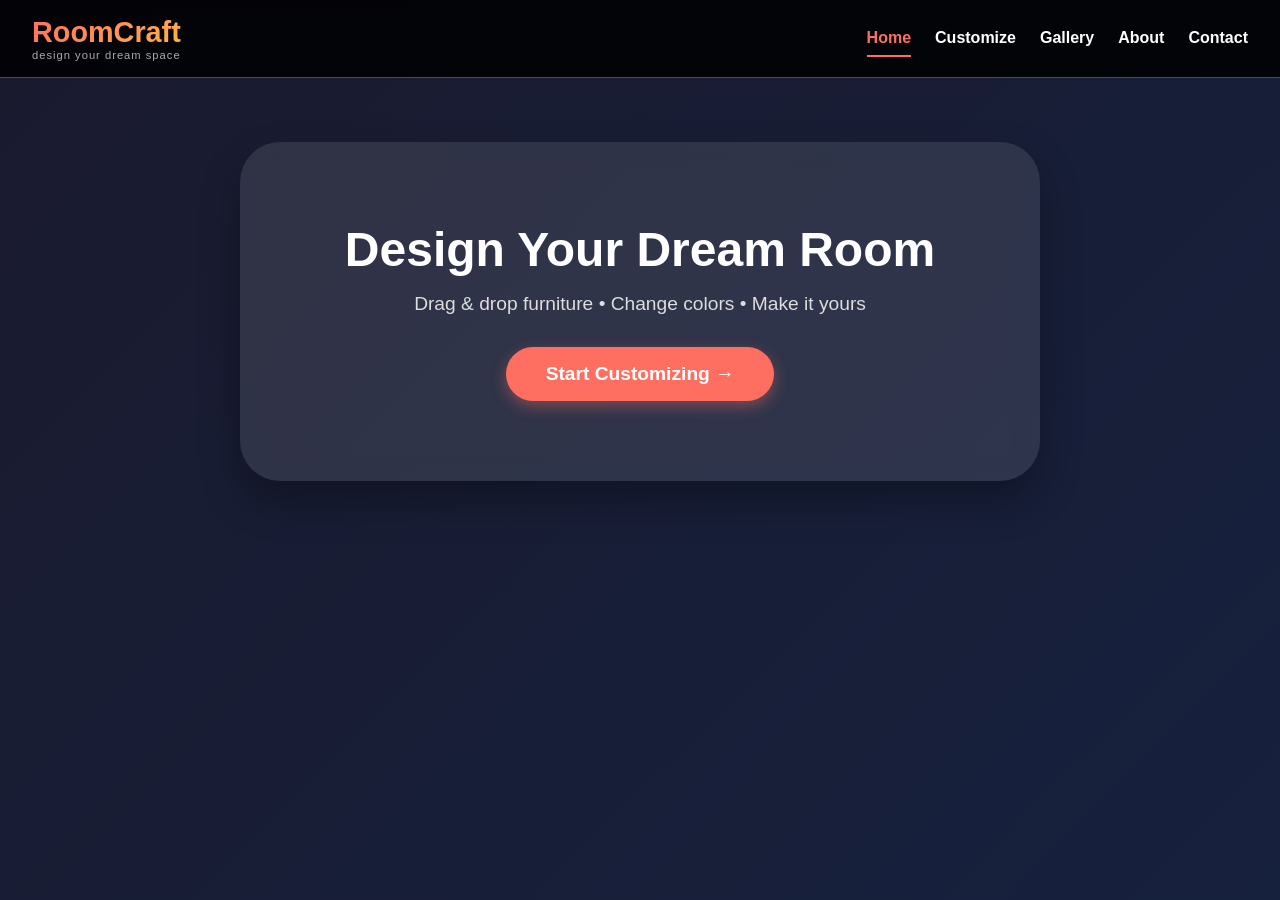
<file: index.html>
<!DOCTYPE html>
<html lang="en">

<head>
    <meta charset="UTF-8">
    <meta name="viewport" content="width=device-width, initial-scale=1.0">
    <title>RoomCraft | Home</title>
    <link rel="stylesheet" href="index.css">
</head>

<body>
    <header>
        <div class="logo">
            <h1>RoomCraft</h1>
            <p>design your dream space</p>
        </div>
        <nav>
            <a href="index.html" class="active">Home</a>
            <a href="customize.html">Customize</a>
            <a href="gallery.html">Gallery</a>
            <a href="about.html">About</a>
            <a href="contact.html">Contact</a>
        </nav>
    </header>
    <main>
        <section class="hero">
            <h2>Design Your Dream Room</h2>
            <p>Drag & drop furniture • Change colors • Make it yours</p>
            <button id="startBtn">Start Customizing →</button>
        </section>
    </main>
    <script src="index.js"></script>
</body>

</html>
</file>
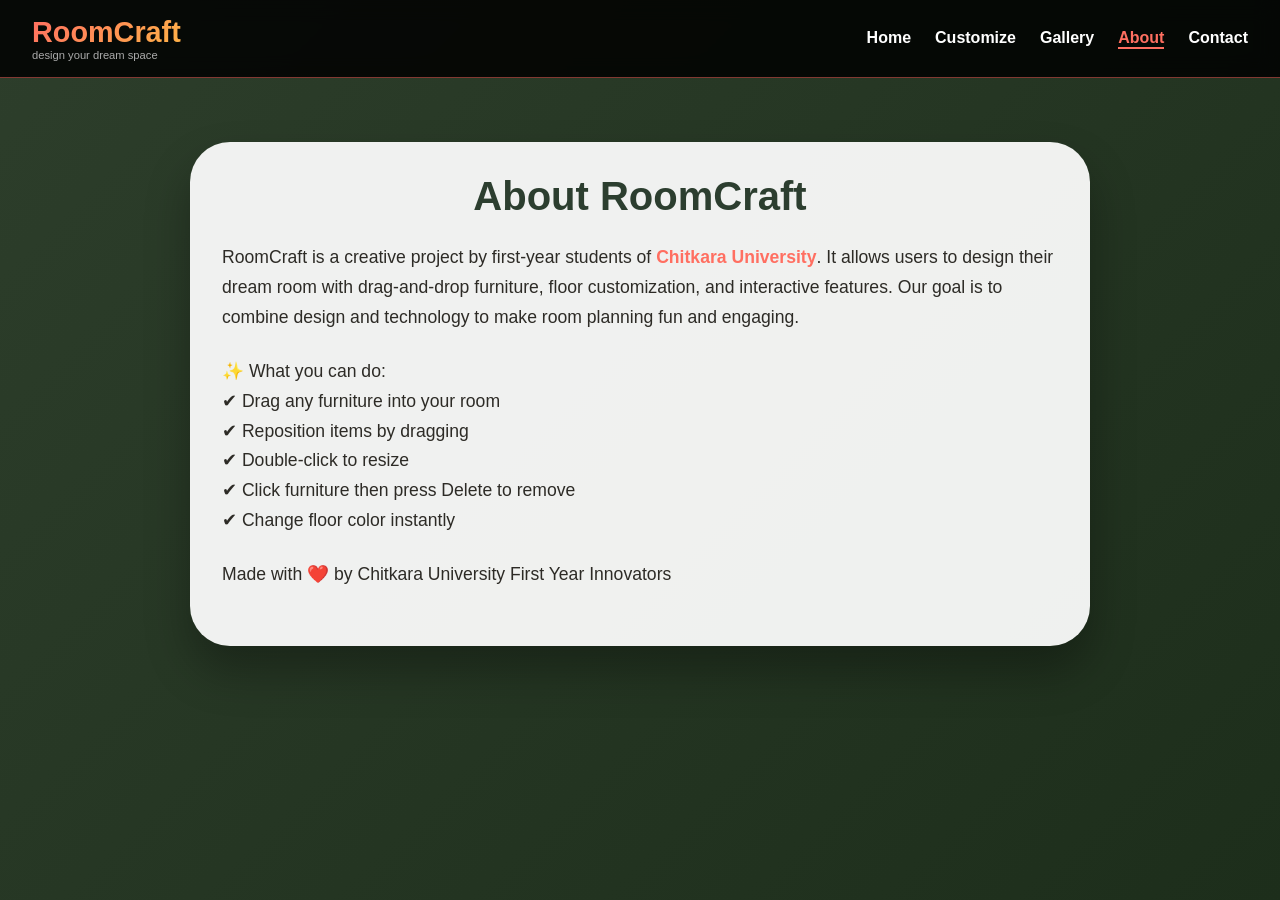
<file: about.html>
<!DOCTYPE html>
<html lang="en">

<head>
    <meta charset="UTF-8">
    <meta name="viewport" content="width=device-width, initial-scale=1.0">
    <title>RoomCraft | About</title>
    <link rel="stylesheet" href="about.css">
</head>

<body>
    <header>
        <div class="logo">
            <h1>RoomCraft</h1>
            <p>design your dream space</p>
        </div>
        <nav>
            <a href="index.html">Home</a>
            <a href="customize.html">Customize</a>
            <a href="gallery.html">Gallery</a>
            <a href="about.html" class="active">About</a>
            <a href="contact.html">Contact</a>
        </nav>
    </header>
    <main>
        <section class="about-container">
            <h2>About RoomCraft</h2>
            <div class="about-content">
                <p>RoomCraft is a creative project by first-year students of <strong>Chitkara University</strong>. It
                    allows users to design their dream room with drag-and-drop furniture, floor customization, and
                    interactive features. Our goal is to combine design and technology to make room planning fun and
                    engaging.</p>
                <p>✨ What you can do: <br> ✔ Drag any furniture into your room<br> ✔ Reposition items by dragging<br> ✔
                    Double-click to resize<br> ✔ Click furniture then press Delete to remove<br> ✔ Change floor color
                    instantly</p>
                <p>Made with ❤️ by Chitkara University First Year Innovators</p>
            </div>
        </section>
    </main>
    <script src="about.js"></script>
</body>

</html>
</file>
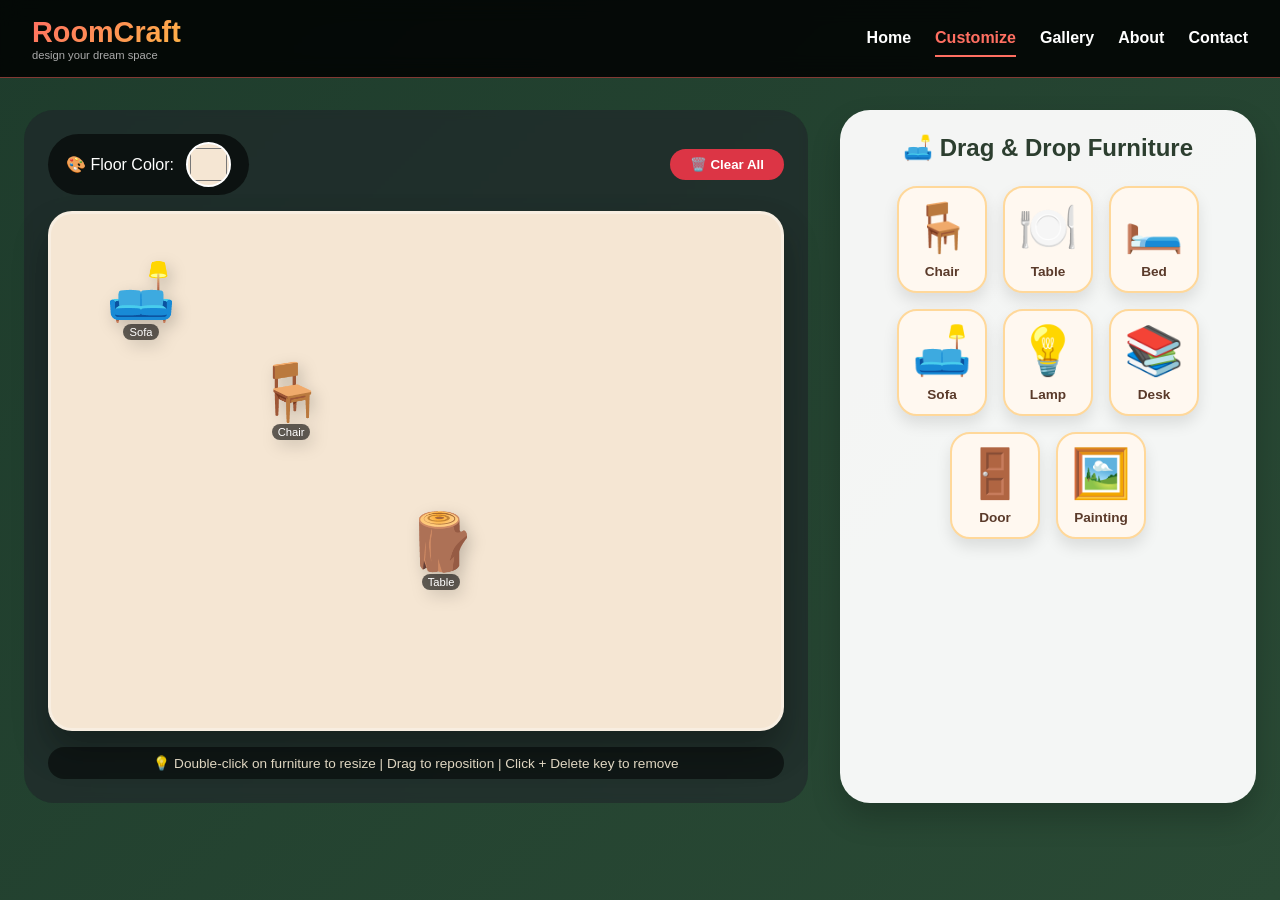
<file: customize.html>
<!DOCTYPE html>
<html lang="en">

<head>
    <meta charset="UTF-8">
    <meta name="viewport" content="width=device-width, initial-scale=1.0">
    <title>RoomCraft | Customize Your Room</title>
    <link rel="stylesheet" href="customize.css">
</head>

<body>
    <header>
        <div class="logo">
            <h1>RoomCraft</h1>
            <p>design your dream space</p>
        </div>
        <nav>
            <a href="index.html">Home</a>
            <a href="customize.html" class="active">Customize</a>
            <a href="gallery.html">Gallery</a>
            <a href="about.html">About</a>
            <a href="contact.html">Contact</a>
        </nav>
    </header>
    <main class="customize-container">
        <div class="editor-layout">
            <div class="room-section">
                <div class="room-toolbar">
                    <div class="tool-group">
                        <label>🎨 Floor Color:</label>
                        <input type="color" id="floorColor" value="#f5e6d3">
                    </div>
                    <button id="clearRoomBtn" class="clear-btn">🗑️ Clear All</button>
                </div>
                <div id="roomCanvas" class="room-canvas"></div>
                <div class="info-bar">
                    💡 Double-click on furniture to resize | Drag to reposition | Click + Delete key to remove
                </div>
            </div>
            <div class="furniture-sidebar">
                <h3>🛋️ Drag & Drop Furniture</h3>
                <div class="furniture-list" id="furnitureList">
                    <div class="furniture-item" draggable="true" data-furniture="🪑" data-name="Chair">
                        <div class="furniture-emoji">🪑</div>
                        <span>Chair</span>
                    </div>
                    <div class="furniture-item" draggable="true" data-furniture="🍽️" data-name="Table">
                        <div class="furniture-emoji">🍽️</div>
                        <span>Table</span>
                    </div>
                    <div class="furniture-item" draggable="true" data-furniture="🛏️" data-name="Bed">
                        <div class="furniture-emoji">🛏️</div>
                        <span>Bed</span>
                    </div>
                    <div class="furniture-item" draggable="true" data-furniture="🛋️" data-name="Sofa">
                        <div class="furniture-emoji">🛋️</div>
                        <span>Sofa</span>
                    </div>
                    <div class="furniture-item" draggable="true" data-furniture="💡" data-name="Lamp">
                        <div class="furniture-emoji">💡</div>
                        <span>Lamp</span>
                    </div>
                    <div class="furniture-item" draggable="true" data-furniture="📚" data-name="Desk">
                        <div class="furniture-emoji">📚</div>
                        <span>Desk</span>
                    </div>
                    <div class="furniture-item" draggable="true" data-furniture="🚪" data-name="Door">
                        <div class="furniture-emoji">🚪</div>
                        <span>Door</span>
                    </div>
                    <div class="furniture-item" draggable="true" data-furniture="🖼️" data-name="Painting">
                        <div class="furniture-emoji">🖼️</div>
                        <span>Painting</span>
                    </div>
                </div>
            </div>
        </div>
    </main>
    <script src="customize.js"></script>
</body>

</html>
</file>
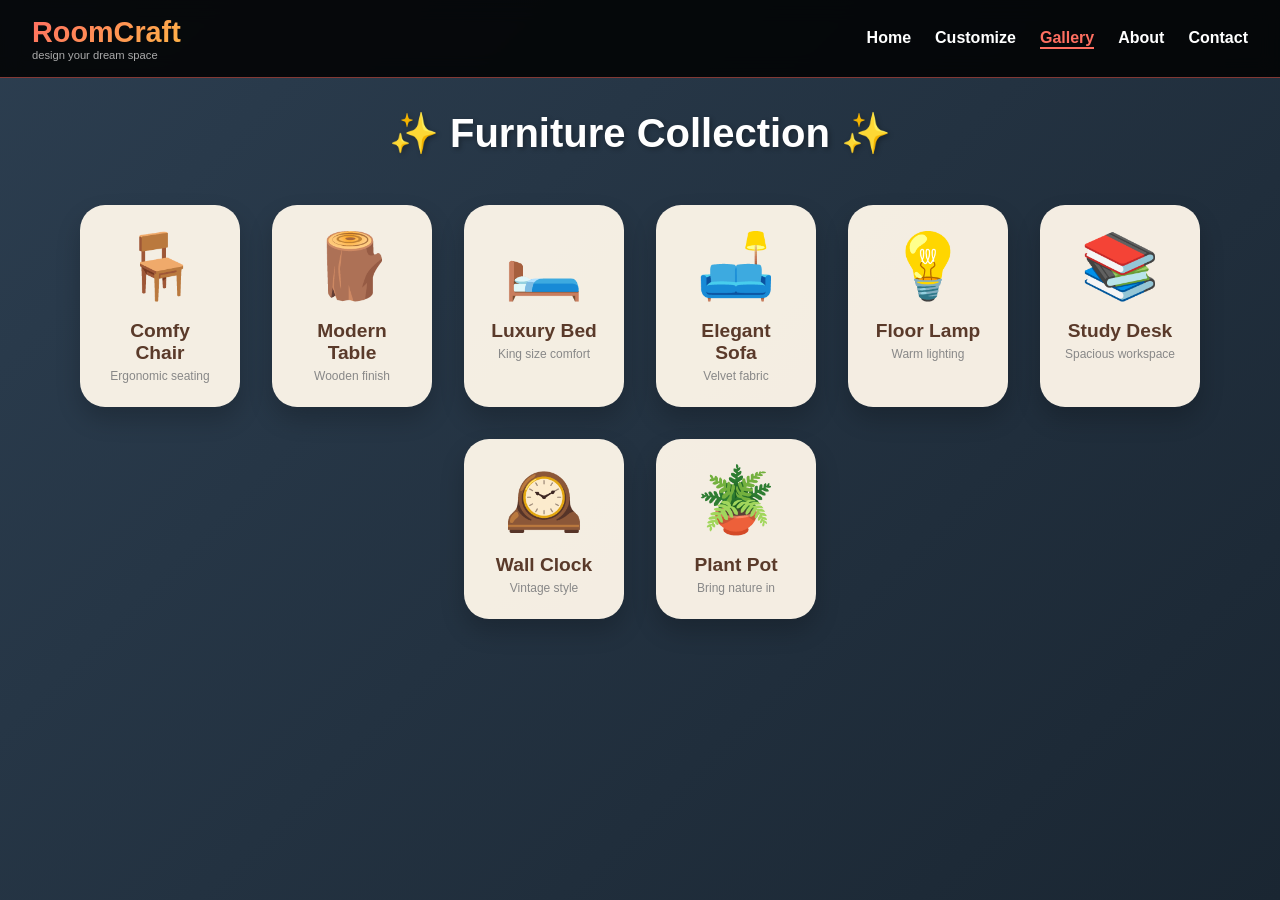
<file: gallery.html>
<!DOCTYPE html>
<html lang="en">

<head>
    <meta charset="UTF-8">
    <meta name="viewport" content="width=device-width, initial-scale=1.0">
    <title>RoomCraft | Gallery</title>
    <link rel="stylesheet" href="gallery.css">
</head>

<body>
    <header>
        <div class="logo">
            <h1>RoomCraft</h1>
            <p>design your dream space</p>
        </div>
        <nav>
            <a href="index.html">Home</a>
            <a href="customize.html">Customize</a>
            <a href="gallery.html" class="active">Gallery</a>
            <a href="about.html">About</a>
            <a href="contact.html">Contact</a>
        </nav>
    </header>
    <main>
        <h2 class="gallery-title">✨ Furniture Collection ✨</h2>
        <div class="gallery-grid" id="galleryGrid"></div>
    </main>
    <script src="gallery.js"></script>
</body>

</html>
</file>
<file: index.css>
* {
    margin: 0;
    padding: 0;
    box-sizing: border-box;
}

body {
    font-family: 'Poppins', 'Segoe UI', sans-serif;
    background: linear-gradient(135deg, #1a1a2e 0%, #16213e 100%);
    min-height: 100vh;
}

header {
    background: rgba(0, 0, 0, 0.85);
    backdrop-filter: blur(10px);
    padding: 1rem 2rem;
    display: flex;
    justify-content: space-between;
    align-items: center;
    flex-wrap: wrap;
    gap: 1rem;
    border-bottom: 1px solid rgba(255, 107, 97, 0.5);
}

.logo h1 {
    font-size: 1.8rem;
    background: linear-gradient(135deg, #ff6f61, #ffb347);
    background-clip: text;
    -webkit-background-clip: text;
    color: transparent;
}

.logo p {
    font-size: 0.7rem;
    color: #aaa;
    letter-spacing: 1px;
}

nav {
    display: flex;
    gap: 1.5rem;
    flex-wrap: wrap;
}

nav a {
    color: #fff;
    text-decoration: none;
    font-weight: 600;
    padding: 0.5rem 0;
    transition: 0.3s;
    border-bottom: 2px solid transparent;
}

nav a:hover,
nav a.active {
    color: #ff6f61;
    border-bottom-color: #ff6f61;
}

.hero {
    text-align: center;
    padding: 5rem 2rem;
    max-width: 800px;
    margin: 4rem auto;
    background: rgba(255, 255, 255, 0.1);
    backdrop-filter: blur(12px);
    border-radius: 40px;
    box-shadow: 0 20px 40px rgba(0, 0, 0, 0.3);
    animation: fadeInUp 1s ease;
}

.hero h2 {
    font-size: 3rem;
    color: #fff;
    margin-bottom: 1rem;
}

.hero p {
    color: #ddd;
    font-size: 1.2rem;
    margin-bottom: 2rem;
}

button {
    background: #ff6f61;
    color: white;
    border: none;
    padding: 1rem 2.5rem;
    font-size: 1.2rem;
    font-weight: bold;
    border-radius: 50px;
    cursor: pointer;
    transition: 0.3s;
    box-shadow: 0 5px 15px rgba(255, 111, 97, 0.4);
}

button:hover {
    background: #ff4a3b;
    transform: scale(1.05);
}

@keyframes fadeInUp {
    from {
        opacity: 0;
        transform: translateY(40px);
    }

    to {
        opacity: 1;
        transform: translateY(0);
    }
}

@media (max-width: 700px) {
    header {
        flex-direction: column;
        text-align: center;
    }

    .hero h2 {
        font-size: 2rem;
    }
}
</file>
<file: about.css>
* {
    margin: 0;
    padding: 0;
    box-sizing: border-box;
}

body {
    font-family: 'Poppins', 'Segoe UI', sans-serif;
    background: linear-gradient(135deg, #2d3e2b 0%, #1d2e1b 100%);
    min-height: 100vh;
}

header {
    background: rgba(0, 0, 0, 0.85);
    backdrop-filter: blur(10px);
    padding: 1rem 2rem;
    display: flex;
    justify-content: space-between;
    align-items: center;
    flex-wrap: wrap;
    gap: 1rem;
    border-bottom: 1px solid rgba(255, 107, 97, 0.5);
}

.logo h1 {
    font-size: 1.8rem;
    background: linear-gradient(135deg, #ff6f61, #ffb347);
    background-clip: text;
    -webkit-background-clip: text;
    color: transparent;
}

.logo p {
    font-size: 0.7rem;
    color: #aaa;
}

nav {
    display: flex;
    gap: 1.5rem;
    flex-wrap: wrap;
}

nav a {
    color: #fff;
    text-decoration: none;
    font-weight: 600;
    transition: 0.3s;
    border-bottom: 2px solid transparent;
}

nav a:hover,
nav a.active {
    color: #ff6f61;
    border-bottom-color: #ff6f61;
}

.about-container {
    max-width: 900px;
    margin: 4rem auto;
    padding: 2rem;
    background: rgba(255, 255, 255, 0.93);
    border-radius: 40px;
    box-shadow: 0 25px 45px rgba(0, 0, 0, 0.3);
    animation: slideUp 0.8s ease;
}

.about-container h2 {
    font-size: 2.5rem;
    color: #2c3e2f;
    text-align: center;
    margin-bottom: 1.5rem;
}

.about-content p {
    font-size: 1.1rem;
    line-height: 1.7;
    color: #2d2b26;
    margin-bottom: 1.5rem;
}

.about-content strong {
    color: #ff6f61;
}

@keyframes slideUp {
    from {
        opacity: 0;
        transform: translateY(50px);
    }

    to {
        opacity: 1;
        transform: translateY(0);
    }
}

@media (max-width: 700px) {
    header {
        flex-direction: column;
        text-align: center;
    }

    .about-container {
        margin: 2rem;
        padding: 1.5rem;
    }
}
</file>
<file: customize.css>
* {
    margin: 0;
    padding: 0;
    box-sizing: border-box;
}

body {
    font-family: 'Poppins', 'Segoe UI', sans-serif;
    background: linear-gradient(135deg, #1e3c2c 0%, #2a4a35 100%);
    min-height: 100vh;
}

header {
    background: rgba(0, 0, 0, 0.85);
    backdrop-filter: blur(10px);
    padding: 1rem 2rem;
    display: flex;
    justify-content: space-between;
    align-items: center;
    flex-wrap: wrap;
    gap: 1rem;
    border-bottom: 1px solid rgba(255, 107, 97, 0.5);
}

.logo h1 {
    font-size: 1.8rem;
    background: linear-gradient(135deg, #ff6f61, #ffb347);
    background-clip: text;
    -webkit-background-clip: text;
    color: transparent;
}

.logo p {
    font-size: 0.7rem;
    color: #aaa;
}

nav {
    display: flex;
    gap: 1.5rem;
    flex-wrap: wrap;
}

nav a {
    color: #fff;
    text-decoration: none;
    font-weight: 600;
    padding: 0.5rem 0;
    transition: 0.3s;
    border-bottom: 2px solid transparent;
}

nav a:hover,
nav a.active {
    color: #ff6f61;
    border-bottom-color: #ff6f61;
}

.customize-container {
    max-width: 1400px;
    margin: 2rem auto;
    padding: 0 1.5rem;
}

.editor-layout {
    display: flex;
    flex-wrap: wrap;
    gap: 2rem;
}

.room-section {
    flex: 2;
    min-width: 300px;
    background: rgba(30, 30, 40, 0.5);
    border-radius: 30px;
    padding: 1.5rem;
    backdrop-filter: blur(4px);
}

.room-toolbar {
    display: flex;
    justify-content: space-between;
    align-items: center;
    margin-bottom: 1rem;
    flex-wrap: wrap;
    gap: 1rem;
}

.tool-group {
    display: flex;
    align-items: center;
    gap: 12px;
    background: rgba(0, 0, 0, 0.6);
    padding: 8px 18px;
    border-radius: 50px;
    color: white;
}

#floorColor {
    width: 45px;
    height: 45px;
    border: 2px solid white;
    border-radius: 50%;
    cursor: pointer;
    background: #f5e6d3;
}

.clear-btn {
    background: #dc3545;
    color: white;
    border: none;
    padding: 8px 20px;
    border-radius: 50px;
    font-weight: bold;
    cursor: pointer;
    transition: 0.2s;
}

.clear-btn:hover {
    background: #bb2d3b;
    transform: scale(0.98);
}

.room-canvas {
    position: relative;
    width: 100%;
    height: 520px;
    background: #f5e6d3;
    border-radius: 24px;
    overflow: hidden;
    box-shadow: 0 20px 35px rgba(0, 0, 0, 0.3);
    border: 3px solid rgba(255, 255, 255, 0.3);
    transition: background 0.2s;
}

.info-bar {
    margin-top: 1rem;
    text-align: center;
    color: #f0e6d0;
    font-size: 0.85rem;
    background: rgba(0, 0, 0, 0.5);
    padding: 8px;
    border-radius: 30px;
}

.furniture-sidebar {
    flex: 1;
    min-width: 250px;
    background: rgba(255, 255, 255, 0.95);
    border-radius: 30px;
    padding: 1.5rem;
    box-shadow: 0 15px 30px rgba(0, 0, 0, 0.2);
}

.furniture-sidebar h3 {
    text-align: center;
    color: #2c3e2f;
    margin-bottom: 1.5rem;
    font-size: 1.5rem;
}

.furniture-list {
    display: flex;
    flex-wrap: wrap;
    gap: 1rem;
    justify-content: center;
}

.furniture-item {
    background: #fff8f0;
    padding: 12px 10px;
    border-radius: 20px;
    text-align: center;
    cursor: grab;
    transition: 0.2s;
    width: 90px;
    box-shadow: 0 8px 15px rgba(0, 0, 0, 0.1);
    border: 2px solid #ffd89a;
}

.furniture-item:active {
    cursor: grabbing;
}

.furniture-item:hover {
    transform: translateY(-8px);
    background: #ffe6bf;
    border-color: #ff6f61;
}

.furniture-emoji {
    font-size: 3rem;
    pointer-events: none;
}

.furniture-item span {
    display: block;
    margin-top: 8px;
    font-weight: 600;
    color: #5a3a2a;
    font-size: 0.85rem;
}

.furniture-piece {
    position: absolute;
    cursor: move;
    transition: box-shadow 0.1s;
    text-align: center;
    filter: drop-shadow(4px 6px 8px rgba(0, 0, 0, 0.2));
}

.furniture-piece:hover {
    filter: drop-shadow(6px 8px 12px rgba(0, 0, 0, 0.3));
}

.furniture-emoji-large {
    font-size: 4rem;
    display: block;
    line-height: 1;
    pointer-events: none;
}

.furniture-label {
    font-size: 0.7rem;
    background: rgba(0, 0, 0, 0.6);
    color: white;
    padding: 2px 6px;
    border-radius: 12px;
    margin-top: 4px;
    display: inline-block;
    pointer-events: none;
}

@media (max-width: 800px) {
    header {
        flex-direction: column;
        text-align: center;
    }

    .editor-layout {
        flex-direction: column;
    }

    .room-canvas {
        height: 400px;
    }
}
</file>
<file: gallery.css>
* {
    margin: 0;
    padding: 0;
    box-sizing: border-box;
}

body {
    font-family: 'Poppins', 'Segoe UI', sans-serif;
    background: linear-gradient(135deg, #2c3e50 0%, #1a2632 100%);
    min-height: 100vh;
}

header {
    background: rgba(0, 0, 0, 0.85);
    backdrop-filter: blur(10px);
    padding: 1rem 2rem;
    display: flex;
    justify-content: space-between;
    align-items: center;
    flex-wrap: wrap;
    gap: 1rem;
    border-bottom: 1px solid rgba(255, 107, 97, 0.5);
}

.logo h1 {
    font-size: 1.8rem;
    background: linear-gradient(135deg, #ff6f61, #ffb347);
    background-clip: text;
    -webkit-background-clip: text;
    color: transparent;
}

.logo p {
    font-size: 0.7rem;
    color: #aaa;
}

nav {
    display: flex;
    gap: 1.5rem;
    flex-wrap: wrap;
}

nav a {
    color: #fff;
    text-decoration: none;
    font-weight: 600;
    transition: 0.3s;
    border-bottom: 2px solid transparent;
}

nav a:hover,
nav a.active {
    color: #ff6f61;
    border-bottom-color: #ff6f61;
}

.gallery-title {
    text-align: center;
    color: white;
    font-size: 2.5rem;
    margin: 2rem 0;
    text-shadow: 2px 2px 5px rgba(0, 0, 0, 0.3);
}

.gallery-grid {
    display: flex;
    flex-wrap: wrap;
    justify-content: center;
    gap: 2rem;
    max-width: 1200px;
    margin: 0 auto;
    padding: 1rem 2rem 3rem;
}

.gallery-card {
    background: rgba(255, 248, 235, 0.95);
    border-radius: 25px;
    padding: 1.5rem;
    text-align: center;
    width: 160px;
    transition: 0.3s;
    box-shadow: 0 12px 25px rgba(0, 0, 0, 0.2);
    animation: fadeScale 0.5s ease;
}

.gallery-card:hover {
    transform: translateY(-12px) scale(1.02);
    background: white;
}

.gallery-emoji {
    font-size: 4rem;
    margin-bottom: 1rem;
}

.gallery-card h3 {
    color: #5a3a2a;
    font-size: 1.2rem;
}

.gallery-card p {
    color: #888;
    font-size: 0.75rem;
    margin-top: 5px;
}

@keyframes fadeScale {
    from {
        opacity: 0;
        transform: scale(0.9);
    }

    to {
        opacity: 1;
        transform: scale(1);
    }
}

@media (max-width: 700px) {
    header {
        flex-direction: column;
        text-align: center;
    }

    .gallery-card {
        width: 130px;
    }

    .gallery-emoji {
        font-size: 3rem;
    }
}
</file>
